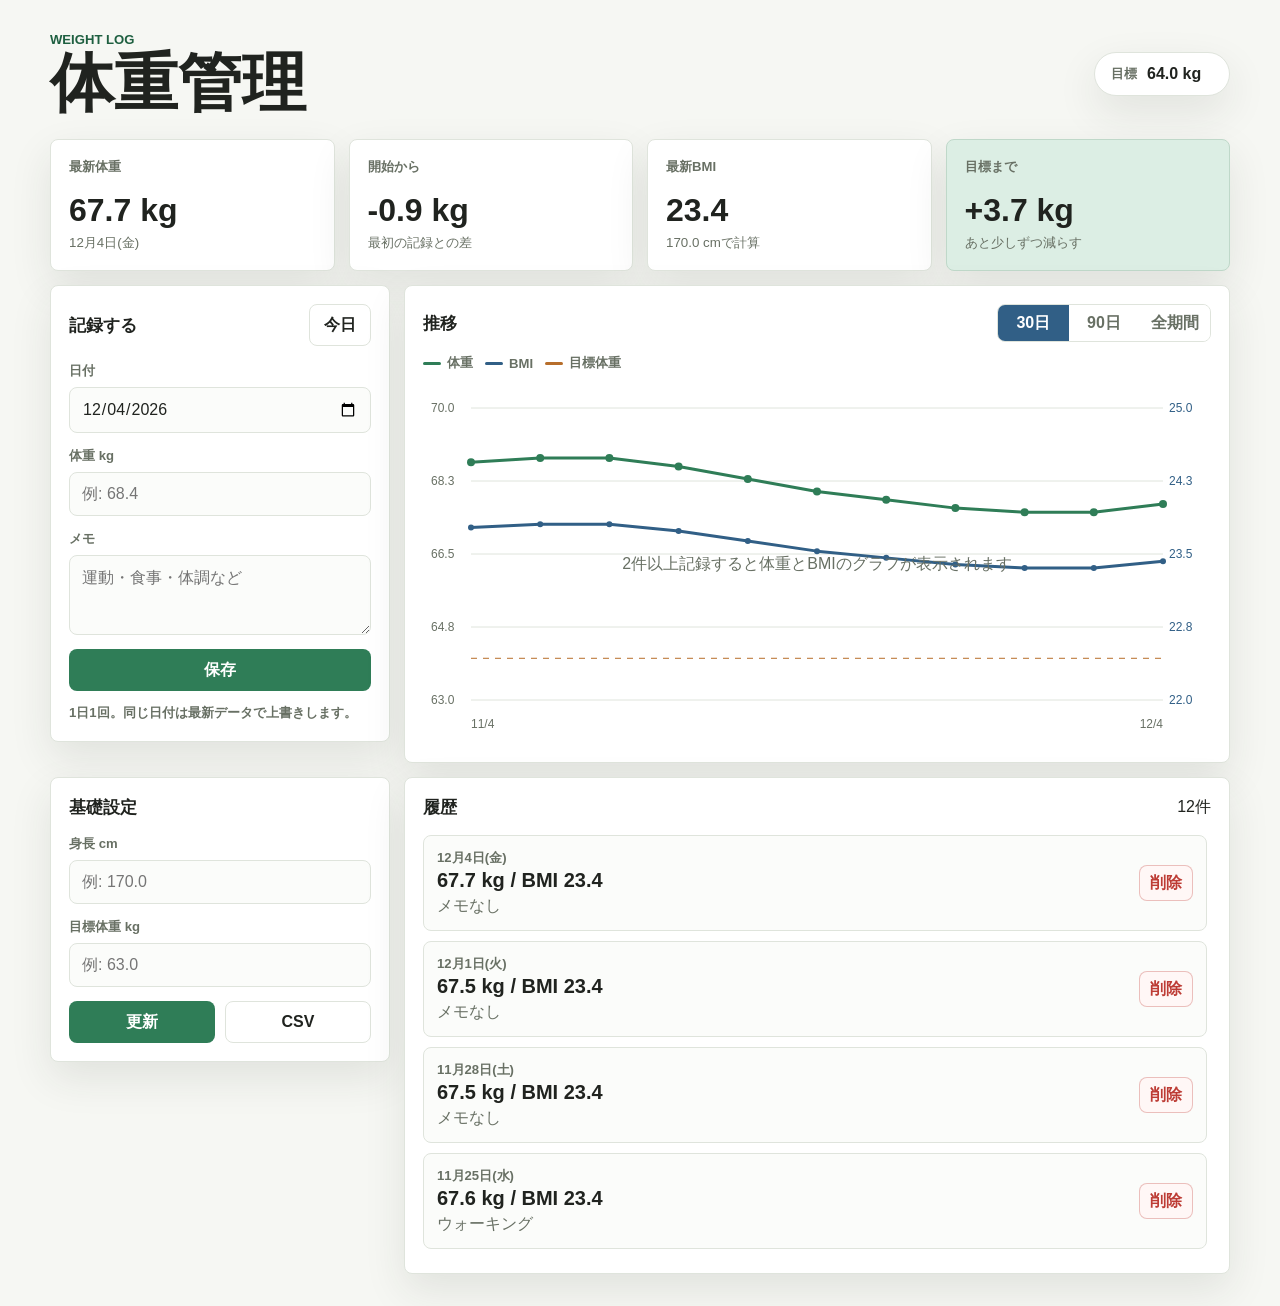
<file: index.html>
<!doctype html>
<html lang="ja">
  <head>
    <meta charset="UTF-8" />
    <meta name="viewport" content="width=device-width, initial-scale=1.0" />
    <title>Weight Log</title>
    <link rel="stylesheet" href="./styles.css" />
  </head>
  <body>
    <main class="app-shell">
      <header class="topbar">
        <div>
          <p class="eyebrow">Weight Log</p>
          <h1>体重管理</h1>
        </div>
        <div class="goal-pill">
          <span>目標</span>
          <strong id="goalLabel">-- kg</strong>
        </div>
      </header>

      <section class="summary-grid" aria-label="サマリー">
        <article class="metric">
          <span>最新体重</span>
          <strong id="currentWeight">--</strong>
          <small id="currentDate">未記録</small>
        </article>
        <article class="metric">
          <span>開始から</span>
          <strong id="totalChange">--</strong>
          <small>最初の記録との差</small>
        </article>
        <article class="metric">
          <span>最新BMI</span>
          <strong id="currentBmi">--</strong>
          <small id="bmiHint">身長を設定</small>
        </article>
        <article class="metric accent">
          <span>目標まで</span>
          <strong id="goalDiff">--</strong>
          <small id="goalHint">目標体重を設定</small>
        </article>
      </section>

      <section class="workspace">
        <form class="panel entry-panel" id="entryForm">
          <div class="panel-head">
            <h2>記録する</h2>
            <button class="icon-button" type="button" id="todayButton" title="今日の日付に戻す">今日</button>
          </div>
          <label>
            <span>日付</span>
            <input id="dateInput" type="date" required />
          </label>
          <label>
            <span>体重 kg</span>
            <input id="weightInput" type="number" min="20" max="250" step="0.1" placeholder="例: 68.4" required />
          </label>
          <label>
            <span>メモ</span>
            <textarea id="memoInput" rows="3" placeholder="運動・食事・体調など"></textarea>
          </label>
          <button class="primary-button" type="submit">保存</button>
          <p class="form-note" id="saveNote">1日1回。同じ日付は最新データで上書きします。</p>
        </form>

        <section class="panel chart-panel">
          <div class="panel-head">
            <h2>推移</h2>
            <div class="segmented" aria-label="表示期間">
              <button type="button" class="active" data-range="30">30日</button>
              <button type="button" data-range="90">90日</button>
              <button type="button" data-range="all">全期間</button>
            </div>
          </div>
          <div class="chart-legend" aria-label="グラフ凡例">
            <span><i class="legend-weight"></i>体重</span>
            <span><i class="legend-bmi"></i>BMI</span>
            <span><i class="legend-goal"></i>目標体重</span>
          </div>
          <div class="chart-wrap">
            <canvas id="weightChart" width="900" height="360" aria-label="体重とBMIの推移グラフ"></canvas>
            <p class="empty-state" id="chartEmpty">2件以上記録すると体重とBMIのグラフが表示されます</p>
          </div>
        </section>
      </section>

      <section class="workspace bottom">
        <section class="panel settings-panel">
          <div class="panel-head">
            <h2>基礎設定</h2>
          </div>
          <label>
            <span>身長 cm</span>
            <input id="heightInput" type="number" min="80" max="240" step="0.1" placeholder="例: 170.0" />
          </label>
          <label>
            <span>目標体重 kg</span>
            <input id="goalInput" type="number" min="20" max="250" step="0.1" placeholder="例: 63.0" />
          </label>
          <div class="button-row">
            <button class="secondary-button" type="button" id="saveGoalButton">更新</button>
            <button class="ghost-button" type="button" id="exportButton">CSV</button>
          </div>
        </section>

        <section class="panel history-panel">
          <div class="panel-head">
            <h2>履歴</h2>
            <span id="entryCount">0件</span>
          </div>
          <div class="history-list" id="historyList"></div>
        </section>
      </section>
    </main>

    <template id="historyItemTemplate">
      <article class="history-item">
        <div>
          <time></time>
          <strong></strong>
          <p></p>
        </div>
        <button type="button" title="削除">削除</button>
      </article>
    </template>

    <script src="./app.js"></script>
  </body>
</html>
</file>
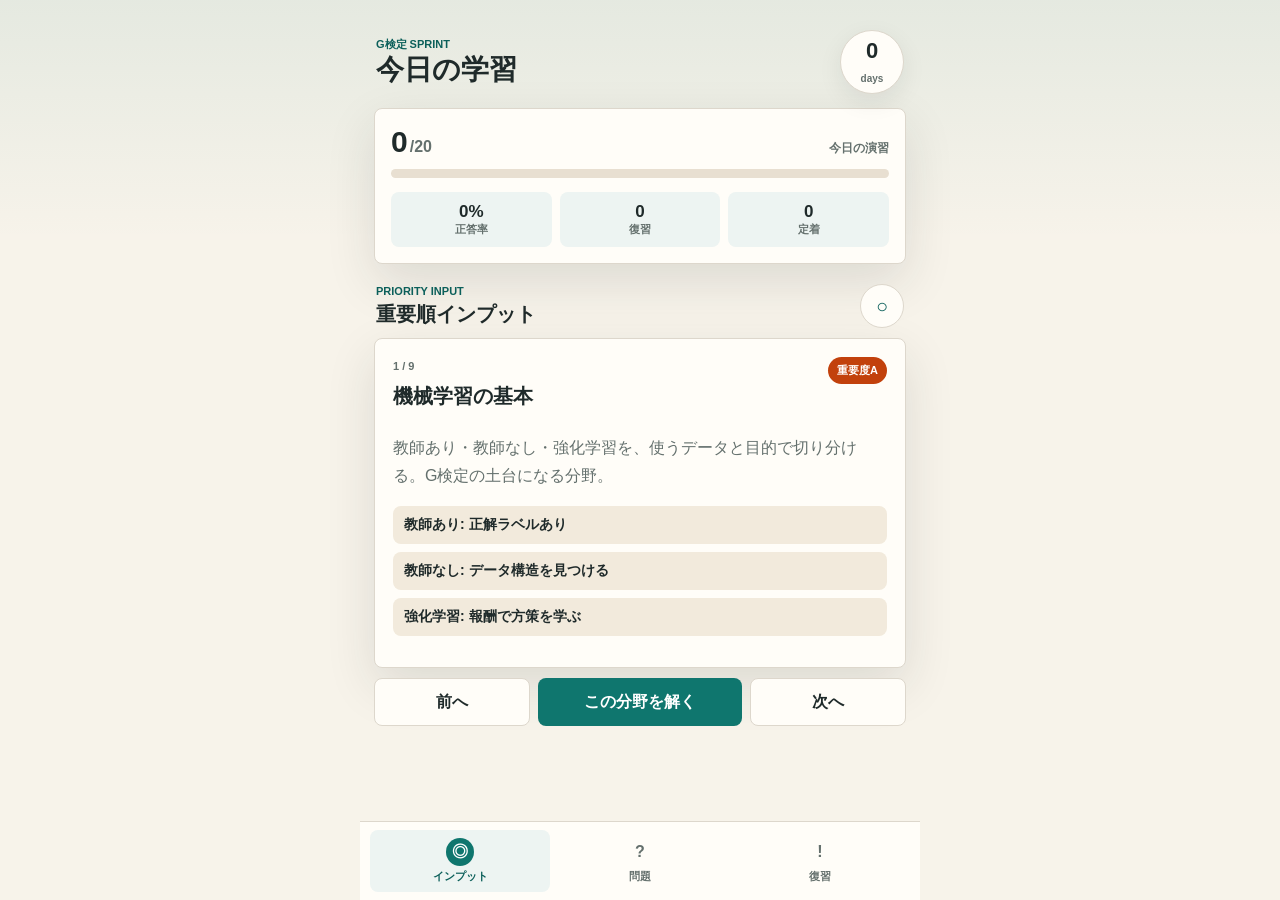
<file: gkentei/index.html>
<!doctype html>
<html lang="ja">
<head>
  <meta charset="utf-8">
  <meta name="viewport" content="width=device-width, initial-scale=1, viewport-fit=cover">
  <meta name="theme-color" content="#f7f3ea">
  <meta name="apple-mobile-web-app-capable" content="yes">
  <meta name="apple-mobile-web-app-title" content="G検定 Sprint">
  <meta name="apple-mobile-web-app-status-bar-style" content="default">
  <title>G検定 Sprint</title>
  <link rel="manifest" href="./manifest.webmanifest">
  <link rel="icon" href="./icon.svg" type="image/svg+xml">
  <link rel="apple-touch-icon" href="./icon.svg">
  <link rel="stylesheet" href="./styles.css">
</head>
<body>
  <div class="app-shell">
    <header class="topbar">
      <div>
        <p class="eyebrow">G検定 Sprint</p>
        <h1 id="screenTitle">今日の学習</h1>
      </div>
      <div class="streak" aria-label="連続学習日数">
        <span id="streakDays">0</span>
        <small>days</small>
      </div>
    </header>

    <main>
      <section class="hero-panel">
        <div class="progress-copy">
          <span id="todayCount">0</span><span>/20</span>
          <small>今日の演習</small>
        </div>
        <div class="progress-track" aria-label="今日の演習進捗">
          <div id="todayProgress" class="progress-fill"></div>
        </div>
        <div class="quick-stats">
          <span><b id="accuracyRate">0%</b>正答率</span>
          <span><b id="weakCount">0</b>復習</span>
          <span><b id="masteredCount">0</b>定着</span>
        </div>
      </section>

      <section id="learnView" class="view is-active" aria-labelledby="learnTab">
        <div class="section-head">
          <div>
            <p class="eyebrow">Priority Input</p>
            <h2>重要順インプット</h2>
          </div>
          <button id="markKnownBtn" class="icon-button" type="button" aria-label="理解済みにする">✓</button>
        </div>
        <article id="learnCard" class="learning-card"></article>
        <div class="card-actions">
          <button id="prevCardBtn" class="ghost-button" type="button">前へ</button>
          <button id="quizFromCardBtn" class="primary-button" type="button">この分野を解く</button>
          <button id="nextCardBtn" class="ghost-button" type="button">次へ</button>
        </div>
      </section>

      <section id="quizView" class="view" aria-labelledby="quizTab">
        <div class="section-head">
          <div>
            <p id="quizMeta" class="eyebrow">Weighted Quiz</p>
            <h2>実試験風 4択</h2>
          </div>
          <button id="skipBtn" class="icon-button" type="button" aria-label="スキップ">↷</button>
        </div>
        <article class="quiz-card">
          <div class="question-status">
            <span id="questionPriority" class="pill"></span>
            <span id="questionCategory"></span>
          </div>
          <h3 id="questionText"></h3>
          <div id="choices" class="choices"></div>
          <div id="answerPanel" class="answer-panel" hidden>
            <p id="resultText" class="result-text"></p>
            <p id="explanationText"></p>
            <button id="nextQuestionBtn" class="primary-button wide" type="button">次の問題</button>
          </div>
        </article>
      </section>

      <section id="reviewView" class="view" aria-labelledby="reviewTab">
        <div class="section-head">
          <div>
            <p class="eyebrow">Weak Points</p>
            <h2>間違い復習</h2>
          </div>
          <button id="clearStatsBtn" class="icon-button danger" type="button" aria-label="記録をリセット">×</button>
        </div>
        <div id="reviewList" class="review-list"></div>
      </section>
    </main>

    <nav class="bottom-nav" aria-label="学習メニュー">
      <button id="learnTab" class="nav-item is-active" type="button" data-view="learnView">
        <span>◎</span>
        <small>インプット</small>
      </button>
      <button id="quizTab" class="nav-item" type="button" data-view="quizView">
        <span>?</span>
        <small>問題</small>
      </button>
      <button id="reviewTab" class="nav-item" type="button" data-view="reviewView">
        <span>!</span>
        <small>復習</small>
      </button>
    </nav>
  </div>

  <script src="./app.js"></script>
</body>
</html>
</file>
<file: styles.css>
:root {
  color-scheme: light;
  --bg: #f6f7f3;
  --ink: #20231f;
  --muted: #687064;
  --line: #dfe4dc;
  --panel: #ffffff;
  --green: #2f7d57;
  --green-dark: #1e5f40;
  --mint: #dceee4;
  --blue: #315f86;
  --amber: #b76e2b;
  --danger: #bd3c35;
  --shadow: 0 16px 42px rgba(38, 49, 42, 0.1);
}

* {
  box-sizing: border-box;
}

body {
  margin: 0;
  min-height: 100vh;
  background: var(--bg);
  color: var(--ink);
  font-family: -apple-system, BlinkMacSystemFont, "Segoe UI", sans-serif;
}

button,
input,
textarea {
  font: inherit;
}

button {
  cursor: pointer;
}

.app-shell {
  width: min(1180px, calc(100% - 32px));
  margin: 0 auto;
  padding: 32px 0;
}

.topbar {
  display: flex;
  align-items: center;
  justify-content: space-between;
  gap: 20px;
  margin-bottom: 24px;
}

.eyebrow {
  margin: 0 0 4px;
  color: var(--green-dark);
  font-size: 0.82rem;
  font-weight: 700;
  text-transform: uppercase;
}

h1,
h2,
p {
  margin: 0;
}

h1 {
  font-size: clamp(2rem, 6vw, 4rem);
  line-height: 1;
  letter-spacing: 0;
}

h2 {
  font-size: 1.05rem;
}

.goal-pill {
  display: flex;
  align-items: center;
  gap: 10px;
  min-width: 136px;
  padding: 12px 16px;
  border: 1px solid var(--line);
  border-radius: 999px;
  background: var(--panel);
  box-shadow: var(--shadow);
}

.goal-pill span,
.metric span,
label span,
.form-note {
  color: var(--muted);
  font-size: 0.82rem;
  font-weight: 700;
}

.summary-grid {
  display: grid;
  grid-template-columns: repeat(4, minmax(0, 1fr));
  gap: 14px;
  margin-bottom: 14px;
}

.metric,
.panel {
  border: 1px solid var(--line);
  border-radius: 8px;
  background: var(--panel);
  box-shadow: var(--shadow);
}

.metric {
  min-height: 132px;
  padding: 18px;
  display: flex;
  flex-direction: column;
  justify-content: space-between;
}

.metric strong {
  display: block;
  margin-top: 12px;
  font-size: 2rem;
  line-height: 1.05;
}

.metric small {
  color: var(--muted);
}

.metric.accent {
  background: var(--mint);
  border-color: #bfd8c9;
}

.workspace {
  display: grid;
  grid-template-columns: 340px minmax(0, 1fr);
  gap: 14px;
  align-items: start;
}

.workspace.bottom {
  grid-template-columns: 340px minmax(0, 1fr);
  margin-top: 14px;
}

.panel {
  padding: 18px;
}

.panel-head {
  display: flex;
  align-items: center;
  justify-content: space-between;
  gap: 12px;
  margin-bottom: 16px;
}

label {
  display: grid;
  gap: 7px;
  margin-bottom: 14px;
}

input,
textarea {
  width: 100%;
  border: 1px solid var(--line);
  border-radius: 8px;
  background: #fbfcfa;
  color: var(--ink);
  padding: 12px;
  outline: none;
}

textarea {
  resize: vertical;
}

input:focus,
textarea:focus {
  border-color: var(--green);
  box-shadow: 0 0 0 3px rgba(47, 125, 87, 0.15);
}

.primary-button,
.secondary-button,
.ghost-button,
.icon-button,
.segmented button {
  min-height: 42px;
  border-radius: 8px;
  border: 1px solid transparent;
  padding: 0 14px;
  font-weight: 700;
}

.primary-button,
.secondary-button {
  background: var(--green);
  color: #fff;
}

.primary-button {
  width: 100%;
}

.secondary-button:hover,
.primary-button:hover {
  background: var(--green-dark);
}

.ghost-button,
.icon-button {
  border-color: var(--line);
  background: #fff;
  color: var(--ink);
}

.button-row {
  display: grid;
  grid-template-columns: 1fr 1fr;
  gap: 10px;
}

.form-note {
  margin-top: 12px;
  line-height: 1.5;
}

.segmented {
  display: grid;
  grid-template-columns: repeat(3, 1fr);
  min-width: 214px;
  border: 1px solid var(--line);
  border-radius: 8px;
  overflow: hidden;
}

.segmented button {
  min-height: 36px;
  border: 0;
  border-radius: 0;
  background: #fff;
  color: var(--muted);
  padding: 0 10px;
}

.segmented button.active {
  background: var(--blue);
  color: #fff;
}

.chart-legend {
  display: flex;
  flex-wrap: wrap;
  gap: 12px;
  margin: -4px 0 12px;
  color: var(--muted);
  font-size: 0.82rem;
  font-weight: 700;
}

.chart-legend span {
  display: inline-flex;
  align-items: center;
  gap: 6px;
}

.chart-legend i {
  width: 18px;
  height: 3px;
  border-radius: 999px;
}

.legend-weight {
  background: var(--green);
}

.legend-bmi {
  background: var(--blue);
}

.legend-goal {
  background: var(--amber);
}

.chart-wrap {
  position: relative;
  min-height: 360px;
}

canvas {
  width: 100%;
  height: 360px;
  display: block;
}

.empty-state {
  position: absolute;
  inset: 0;
  display: grid;
  place-items: center;
  color: var(--muted);
  text-align: center;
  padding: 20px;
}

.history-list {
  display: grid;
  gap: 10px;
  max-height: 420px;
  overflow: auto;
  padding-right: 4px;
}

.history-item {
  display: grid;
  grid-template-columns: minmax(0, 1fr) auto;
  gap: 12px;
  align-items: center;
  padding: 13px;
  border: 1px solid var(--line);
  border-radius: 8px;
  background: #fbfcfa;
}

.history-item time {
  display: block;
  color: var(--muted);
  font-size: 0.82rem;
  font-weight: 700;
}

.history-item strong {
  display: block;
  margin-top: 2px;
  font-size: 1.25rem;
}

.history-item p {
  margin-top: 4px;
  color: var(--muted);
  overflow-wrap: anywhere;
}

.history-item button {
  min-width: 54px;
  min-height: 36px;
  border: 1px solid rgba(189, 60, 53, 0.3);
  border-radius: 8px;
  background: #fff7f6;
  color: var(--danger);
  font-weight: 700;
}

@media (max-width: 860px) {
  .app-shell {
    width: min(100% - 20px, 680px);
    padding: 20px 0;
  }

  .topbar {
    align-items: flex-start;
    flex-direction: column;
  }

  .summary-grid,
  .workspace,
  .workspace.bottom {
    grid-template-columns: 1fr;
  }

  .summary-grid {
    grid-template-columns: repeat(2, minmax(0, 1fr));
  }

  .panel-head {
    align-items: flex-start;
    flex-direction: column;
  }

  .segmented {
    width: 100%;
  }
}

@media (max-width: 520px) {
  .summary-grid {
    grid-template-columns: 1fr;
  }

  .metric {
    min-height: 112px;
  }

  .metric strong {
    font-size: 1.75rem;
  }

  .chart-wrap,
  canvas {
    min-height: 300px;
    height: 300px;
  }

  .history-item {
    grid-template-columns: 1fr;
  }
}
</file>
<file: gkentei/styles.css>
:root {
  color-scheme: light;
  --bg: #f7f3ea;
  --surface: #fffdf8;
  --surface-2: #edf4f2;
  --ink: #1f2a2a;
  --muted: #64706d;
  --line: #ddd7cc;
  --accent: #0f766e;
  --accent-dark: #0b5f5a;
  --warm: #d97706;
  --danger: #c2410c;
  --good: #15803d;
  --shadow: 0 18px 50px rgba(31, 42, 42, 0.12);
  --radius: 8px;
}

* {
  box-sizing: border-box;
}

html {
  min-height: 100%;
  background: var(--bg);
  font-family: -apple-system, BlinkMacSystemFont, "Hiragino Sans", "Yu Gothic", "YuGothic", "Noto Sans JP", sans-serif;
  letter-spacing: 0;
}

body {
  min-height: 100%;
  margin: 0;
  color: var(--ink);
  background:
    linear-gradient(180deg, rgba(15, 118, 110, 0.08), transparent 240px),
    var(--bg);
}

button {
  font: inherit;
  letter-spacing: 0;
}

.app-shell {
  width: min(100%, 560px);
  min-height: 100svh;
  margin: 0 auto;
  padding: max(16px, env(safe-area-inset-top)) 14px calc(92px + env(safe-area-inset-bottom));
}

.topbar {
  display: flex;
  align-items: center;
  justify-content: space-between;
  gap: 16px;
  padding: 2px 2px 14px;
}

.eyebrow {
  margin: 0 0 5px;
  color: var(--accent-dark);
  font-size: 11px;
  font-weight: 800;
  line-height: 1;
  text-transform: uppercase;
}

h1,
h2,
h3,
p {
  margin-top: 0;
}

h1 {
  margin-bottom: 0;
  font-size: 28px;
  line-height: 1.1;
}

h2 {
  margin-bottom: 0;
  font-size: 20px;
  line-height: 1.25;
}

h3 {
  font-size: 20px;
  line-height: 1.55;
}

.streak {
  display: grid;
  place-items: center;
  width: 64px;
  height: 64px;
  border: 1px solid var(--line);
  border-radius: 50%;
  background: var(--surface);
  box-shadow: 0 8px 24px rgba(31, 42, 42, 0.08);
}

.streak span {
  font-size: 22px;
  font-weight: 900;
  line-height: 1;
}

.streak small {
  margin-top: -8px;
  color: var(--muted);
  font-size: 10px;
  font-weight: 800;
}

.hero-panel,
.learning-card,
.quiz-card,
.empty-state,
.review-item {
  border: 1px solid var(--line);
  border-radius: var(--radius);
  background: var(--surface);
  box-shadow: var(--shadow);
}

.hero-panel {
  margin-bottom: 16px;
  padding: 16px;
}

.progress-copy {
  display: flex;
  align-items: baseline;
  gap: 2px;
  margin-bottom: 10px;
}

.progress-copy span:first-child {
  font-size: 30px;
  font-weight: 900;
}

.progress-copy span:nth-child(2) {
  color: var(--muted);
  font-weight: 800;
}

.progress-copy small {
  margin-left: auto;
  color: var(--muted);
  font-size: 12px;
  font-weight: 800;
}

.progress-track {
  height: 9px;
  overflow: hidden;
  border-radius: 999px;
  background: #e8dfd1;
}

.progress-fill {
  width: 0%;
  height: 100%;
  border-radius: inherit;
  background: linear-gradient(90deg, var(--accent), var(--warm));
  transition: width 220ms ease;
}

.quick-stats {
  display: grid;
  grid-template-columns: repeat(3, 1fr);
  gap: 8px;
  margin-top: 14px;
}

.quick-stats span {
  min-width: 0;
  padding: 10px 8px;
  border-radius: var(--radius);
  background: var(--surface-2);
  color: var(--muted);
  font-size: 11px;
  font-weight: 800;
  text-align: center;
}

.quick-stats b {
  display: block;
  color: var(--ink);
  font-size: 17px;
}

.view {
  display: none;
}

.view.is-active {
  display: block;
}

.section-head {
  display: flex;
  align-items: center;
  justify-content: space-between;
  gap: 12px;
  margin: 20px 2px 10px;
}

.icon-button,
.nav-item {
  border: 0;
  cursor: pointer;
}

.icon-button {
  flex: 0 0 auto;
  width: 44px;
  height: 44px;
  border: 1px solid var(--line);
  border-radius: 50%;
  background: var(--surface);
  color: var(--accent-dark);
  font-size: 20px;
  font-weight: 900;
}

.icon-button:active,
.primary-button:active,
.ghost-button:active,
.choice-button:active,
.nav-item:active {
  transform: translateY(1px);
}

.danger {
  color: var(--danger);
}

.learning-card {
  min-height: 330px;
  padding: 18px;
}

.card-top {
  display: flex;
  align-items: flex-start;
  justify-content: space-between;
  gap: 14px;
  margin-bottom: 12px;
}

.priority-badge,
.pill {
  display: inline-flex;
  align-items: center;
  justify-content: center;
  min-height: 26px;
  padding: 6px 9px;
  border-radius: 999px;
  color: #fff;
  font-size: 11px;
  font-weight: 900;
  white-space: nowrap;
}

.rank-a {
  background: var(--danger);
}

.rank-b {
  background: var(--warm);
}

.rank-c {
  background: var(--accent);
}

.learning-card h3 {
  margin-bottom: 10px;
}

.learning-card p {
  color: var(--muted);
  line-height: 1.75;
}

.focus-list {
  display: grid;
  gap: 8px;
  margin: 16px 0 0;
  padding: 0;
  list-style: none;
}

.focus-list li {
  padding: 10px 11px;
  border-radius: var(--radius);
  background: #f2eadc;
  font-size: 14px;
  font-weight: 800;
}

.card-actions {
  display: grid;
  grid-template-columns: 1fr 1.3fr 1fr;
  gap: 8px;
  margin-top: 10px;
}

.primary-button,
.ghost-button {
  min-height: 48px;
  border-radius: var(--radius);
  font-weight: 900;
  cursor: pointer;
}

.primary-button {
  border: 0;
  background: var(--accent);
  color: white;
}

.primary-button:hover {
  background: var(--accent-dark);
}

.ghost-button {
  border: 1px solid var(--line);
  background: var(--surface);
  color: var(--ink);
}

.wide {
  width: 100%;
  margin-top: 12px;
}

.quiz-card {
  padding: 18px;
}

.question-status {
  display: flex;
  align-items: center;
  gap: 8px;
  margin-bottom: 14px;
  color: var(--muted);
  font-size: 12px;
  font-weight: 900;
}

.choices {
  display: grid;
  gap: 10px;
}

.choice-button {
  width: 100%;
  min-height: 58px;
  padding: 14px;
  border: 1px solid var(--line);
  border-radius: var(--radius);
  background: #fff;
  color: var(--ink);
  font-weight: 800;
  line-height: 1.45;
  text-align: left;
  cursor: pointer;
}

.choice-button.is-correct {
  border-color: rgba(21, 128, 61, 0.4);
  background: #e7f5eb;
  color: var(--good);
}

.choice-button.is-wrong {
  border-color: rgba(194, 65, 12, 0.45);
  background: #fff1e9;
  color: var(--danger);
}

.choice-button:disabled {
  cursor: default;
}

.answer-panel {
  margin-top: 14px;
  padding: 14px;
  border-radius: var(--radius);
  background: var(--surface-2);
}

.result-text {
  margin-bottom: 6px;
  font-weight: 900;
}

#explanationText {
  margin-bottom: 0;
  color: var(--muted);
  line-height: 1.7;
}

.review-list {
  display: grid;
  gap: 10px;
}

.review-item {
  padding: 14px;
}

.review-item h3 {
  margin-bottom: 8px;
  font-size: 16px;
}

.review-item p {
  margin-bottom: 10px;
  color: var(--muted);
  line-height: 1.6;
}

.review-meta {
  display: flex;
  flex-wrap: wrap;
  gap: 6px;
  color: var(--muted);
  font-size: 12px;
  font-weight: 800;
}

.empty-state {
  padding: 22px;
  color: var(--muted);
  line-height: 1.7;
}

.bottom-nav {
  position: fixed;
  right: 0;
  bottom: 0;
  left: 0;
  z-index: 10;
  display: grid;
  grid-template-columns: repeat(3, 1fr);
  width: min(100%, 560px);
  margin: 0 auto;
  padding: 8px 10px calc(8px + env(safe-area-inset-bottom));
  border-top: 1px solid var(--line);
  background: rgba(255, 253, 248, 0.96);
  backdrop-filter: blur(14px);
}

.nav-item {
  display: grid;
  gap: 3px;
  justify-items: center;
  padding: 8px 4px;
  border-radius: var(--radius);
  background: transparent;
  color: var(--muted);
}

.nav-item span {
  display: grid;
  place-items: center;
  width: 28px;
  height: 28px;
  border-radius: 50%;
  font-size: 16px;
  font-weight: 900;
}

.nav-item small {
  font-size: 11px;
  font-weight: 900;
}

.nav-item.is-active {
  background: var(--surface-2);
  color: var(--accent-dark);
}

.nav-item.is-active span {
  background: var(--accent);
  color: white;
}

@media (min-width: 700px) {
  .app-shell {
    padding-top: 28px;
  }
}

@media (max-width: 360px) {
  .card-actions {
    grid-template-columns: 1fr;
  }

  h1 {
    font-size: 24px;
  }
}
</file>
